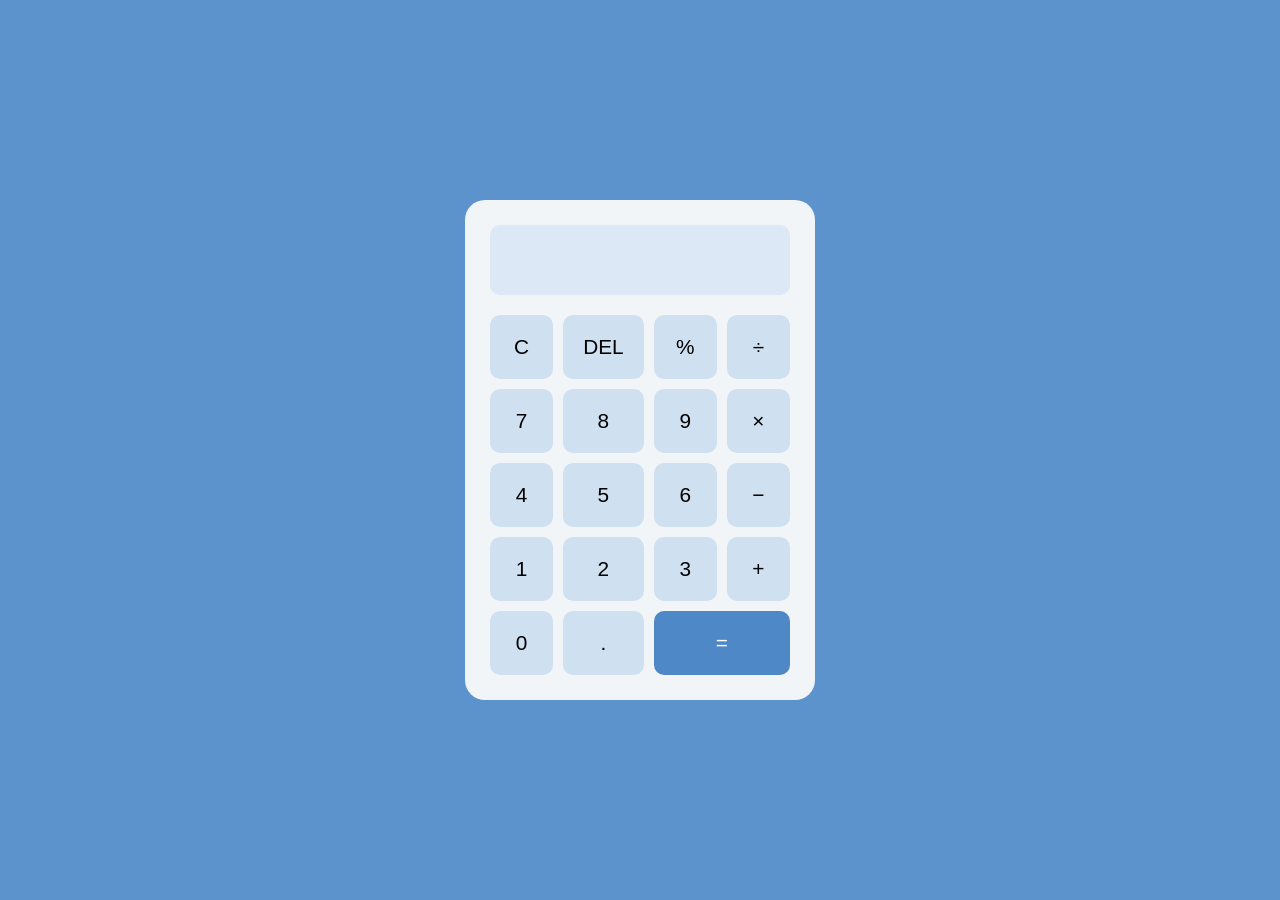
<file: Renukatejaswini_task1/index.html>
<!DOCTYPE html>
<html lang="en">
<head>
    <meta charset="UTF-8">
    <meta name="viewport" content="width=device-width, initial-scale=1.0">
    <title>Calculator</title>
    <link rel="stylesheet" href="style.css">
</head>
<body>

<div class="calculator">
    <input type="text" id="display" readonly>

    <div class="buttons">
        <button onclick="clearDisplay()">C</button>
        <button onclick="deleteLast()">DEL</button>
        <button onclick="appendValue('%')">%</button>
        <button onclick="appendValue('/')">÷</button>

        <button onclick="appendValue('7')">7</button>
        <button onclick="appendValue('8')">8</button>
        <button onclick="appendValue('9')">9</button>
        <button onclick="appendValue('*')">×</button>

        <button onclick="appendValue('4')">4</button>
        <button onclick="appendValue('5')">5</button>
        <button onclick="appendValue('6')">6</button>
        <button onclick="appendValue('-')">−</button>

        <button onclick="appendValue('1')">1</button>
        <button onclick="appendValue('2')">2</button>
        <button onclick="appendValue('3')">3</button>
        <button onclick="appendValue('+')">+</button>

        <button onclick="appendValue('0')">0</button>
        <button onclick="appendValue('.')">.</button>
        <button class="equal" onclick="calculate()">=</button>
    </div>
</div>

<script src="script.js"></script>
</body>
</html>
</file>
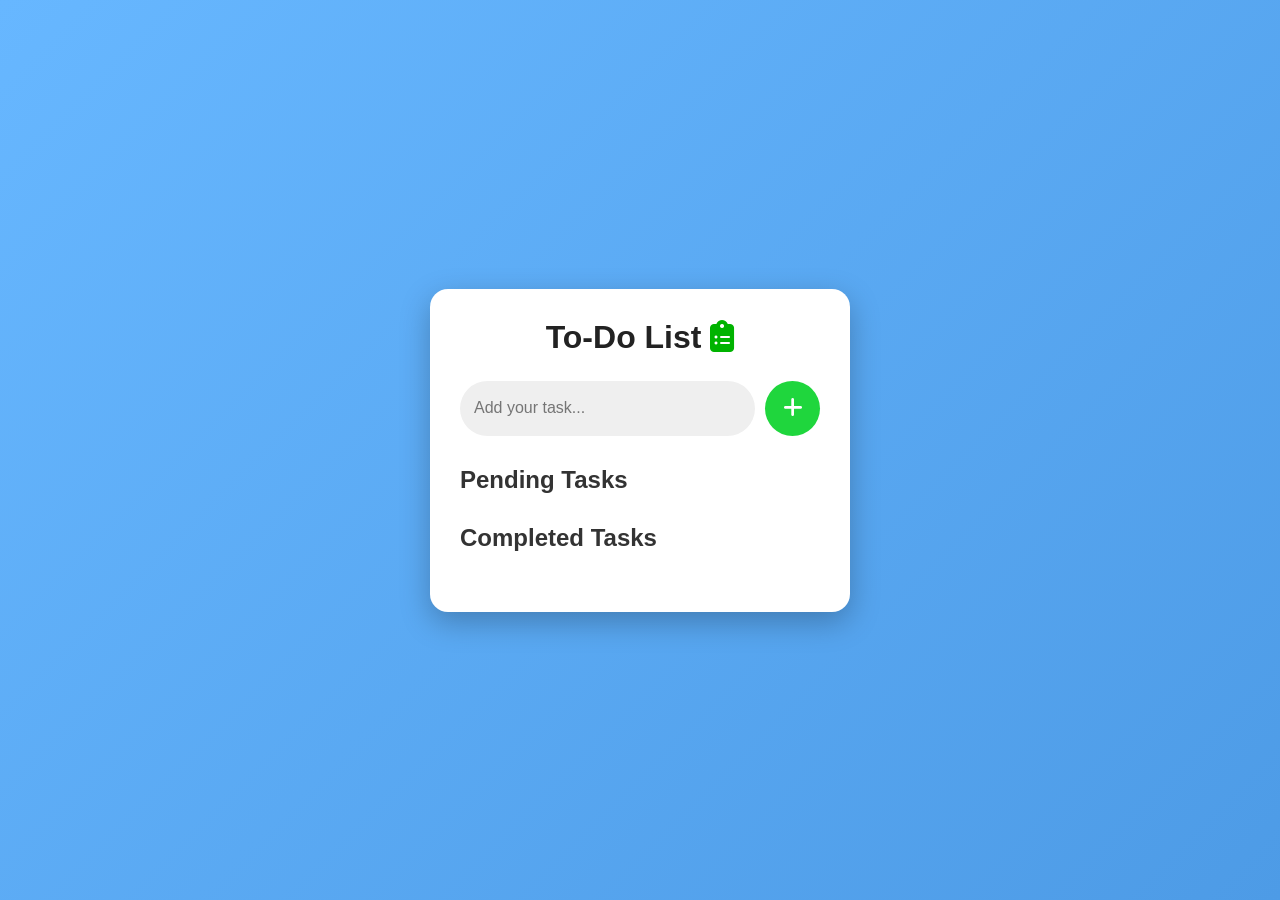
<file: RenukaTejaswini_task3/index.html>
<!DOCTYPE html>
<html lang="en">
<head>

<meta charset="UTF-8">
<meta name="viewport" content="width=device-width, initial-scale=1.0">

<title>To Do List</title>

<link rel="stylesheet" href="style.css">

<link
rel="stylesheet"
href="https://cdnjs.cloudflare.com/ajax/libs/font-awesome/6.5.2/css/all.min.css"
/>

</head>

<body>

<div class="container">

<h1>
To-Do List
<i class="fa-solid fa-clipboard-list"></i>
</h1>

<div class="input-box">

<input
type="text"
id="taskInput"
placeholder="Add your task..."
>

<button id="addBtn">
<i class="fa-solid fa-plus"></i>
</button>

</div>

<div class="task-section">

<h2>Pending Tasks</h2>

<div id="pendingTasks"></div>

</div>

<div class="task-section">

<h2>Completed Tasks</h2>

<div id="completedTasks"></div>

</div>

</div>

<script src="script.js"></script>

</body>
</html>
</file>
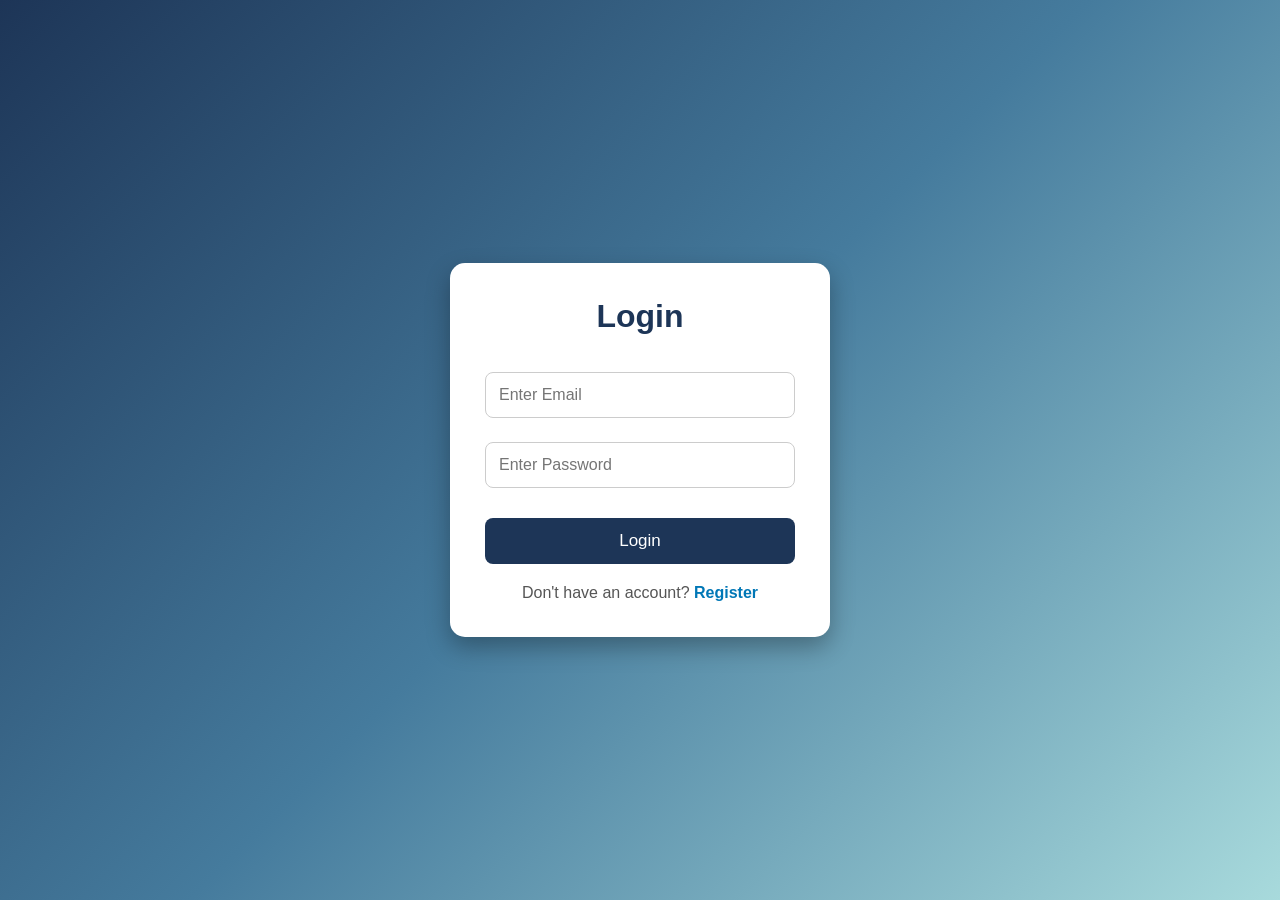
<file: RenukaTejaswini_task4/index.html>
<!DOCTYPE html>
<html lang="en">

<head>

<meta charset="UTF-8">
<meta name="viewport" content="width=device-width, initial-scale=1.0">

<title>Login</title>

<link rel="stylesheet" href="style.css">

</head>

<body>

<div class="container">

<h1>Login</h1>

<input
type="email"
id="loginEmail"
placeholder="Enter Email"
>

<input
type="password"
id="loginPassword"
placeholder="Enter Password"
>

<button onclick="login()">
Login
</button>

<p>

Don't have an account?

<a href="register.html">
Register
</a>

</p>

</div>

<script src="script.js"></script>

</body>

</html>
</file>
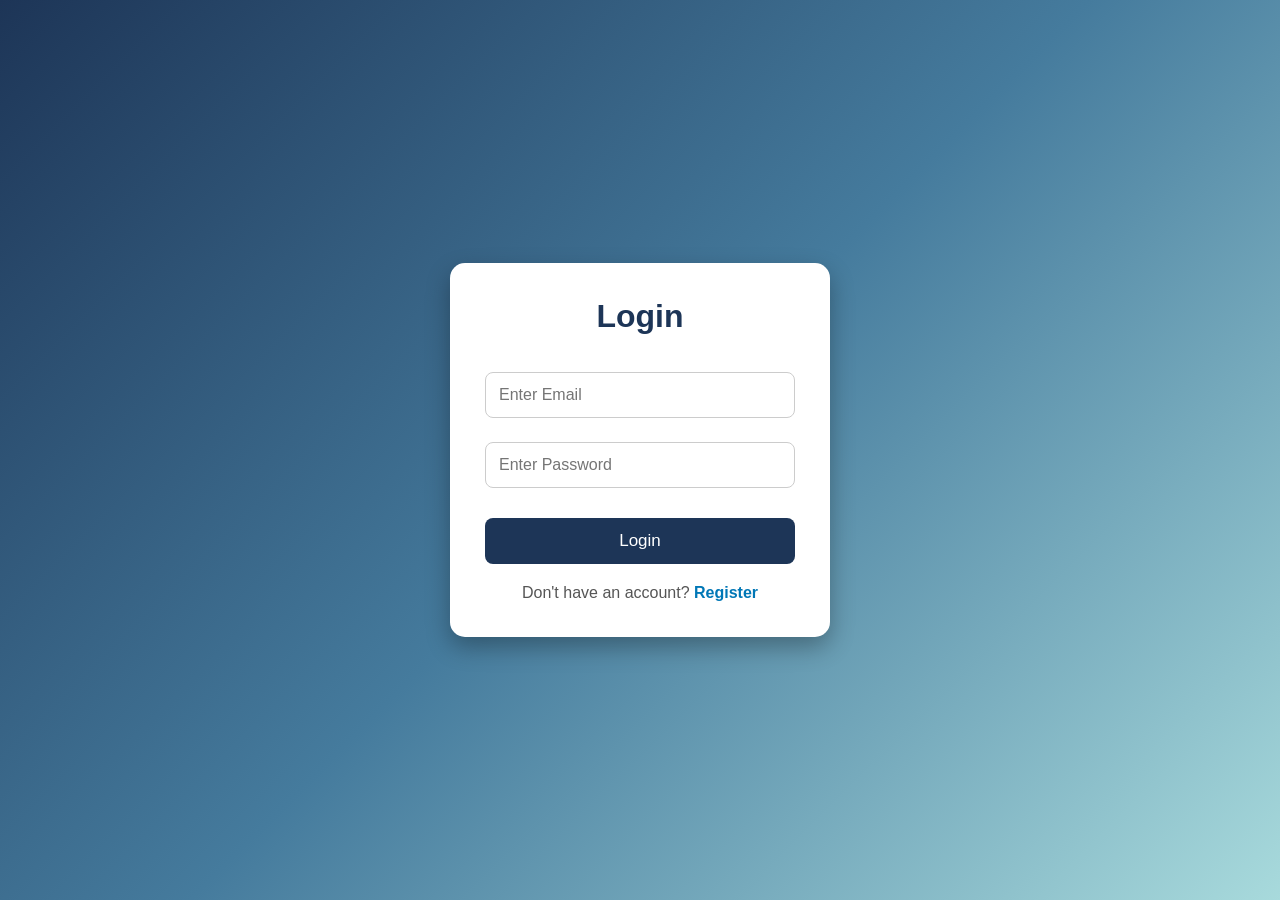
<file: RenukaTejaswini_task4/home.html>
<!DOCTYPE html>
<html lang="en">

<head>

<meta charset="UTF-8">
<meta name="viewport" content="width=device-width, initial-scale=1.0">

<title>Home</title>

<link rel="stylesheet" href="style.css">

</head>

<body onload="checkLogin()">

<div class="container">

<h1>Welcome 👋</h1>

<h2 id="welcomeUser"></h2>

<p>
You have successfully logged in to the Authentication System.
</p>

<button onclick="logout()">
Logout
</button>

</div>

<script src="script.js"></script>

</body>

</html>
</file>
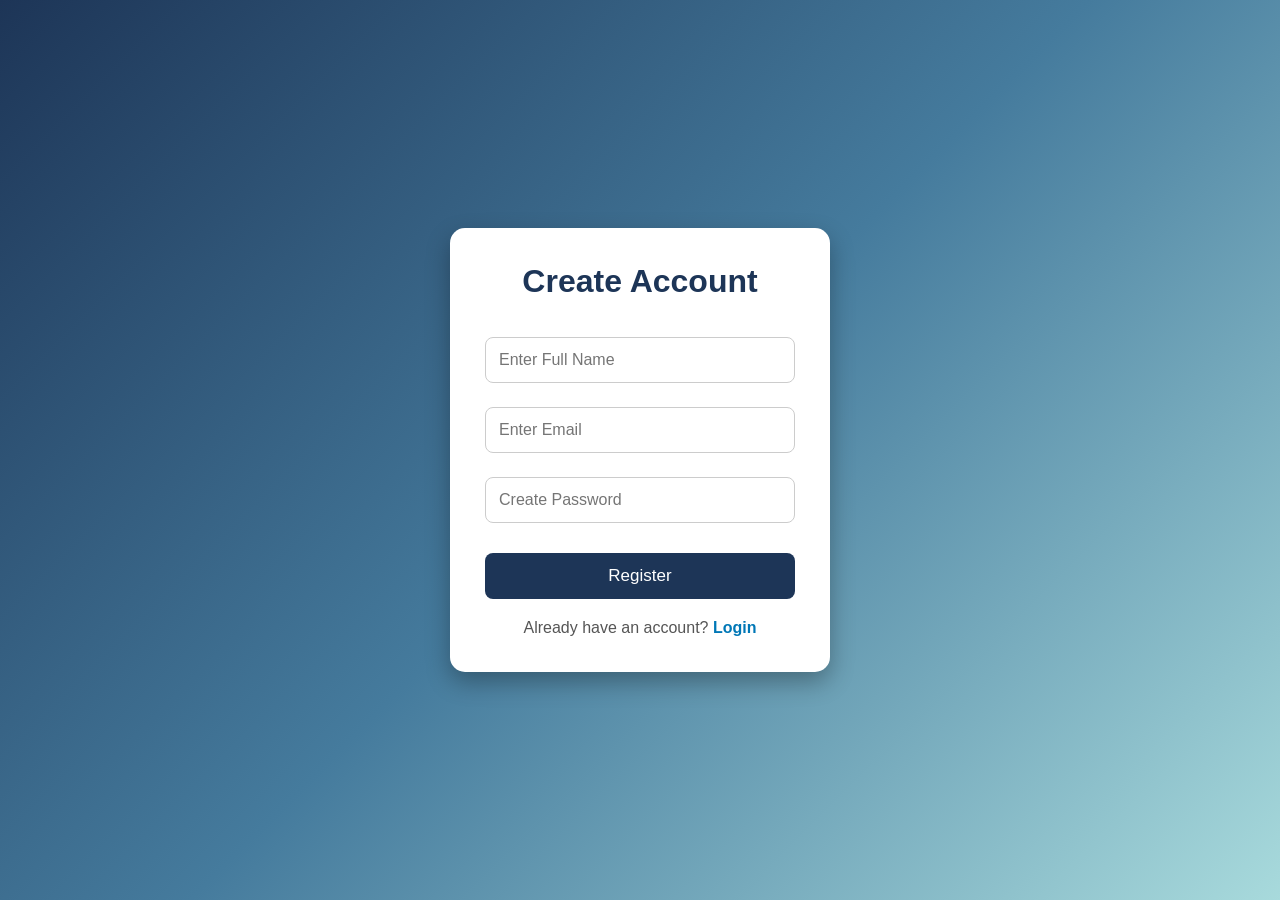
<file: RenukaTejaswini_task4/register.html>
<!DOCTYPE html>
<html lang="en">

<head>

<meta charset="UTF-8">
<meta name="viewport" content="width=device-width, initial-scale=1.0">

<title>Register</title>

<link rel="stylesheet" href="style.css">

</head>

<body>

<div class="container">

<h1>Create Account</h1>

<input
type="text"
id="registerName"
placeholder="Enter Full Name"
>

<input
type="email"
id="registerEmail"
placeholder="Enter Email"
>

<input
type="password"
id="registerPassword"
placeholder="Create Password"
>

<button onclick="register()">
Register
</button>

<p>

Already have an account?

<a href="index.html">
Login
</a>

</p>

</div>

<script src="script.js"></script>

</body>

</html>
</file>
<file: Renukatejaswini_task1/style.css>
*{
    margin:0;
    padding:0;
    box-sizing:border-box;
    font-family:Arial, sans-serif;
}

body{
    height:100vh;
    display:flex;
    justify-content:center;
    align-items:center;
    background:#5d93cc;
}

.calculator{
    background:#f2f5f8;
    padding:25px;
    border-radius:20px;
    width:350px;
}

#display{
    width:100%;
    height:70px;
    border:none;
    outline:none;
    background:#dce8f5;
    text-align:right;
    font-size:2rem;
    padding:15px;
    border-radius:10px;
    margin-bottom:20px;
}

.buttons{
    display:grid;
    grid-template-columns:repeat(4,1fr);
    gap:10px;
}

button{
    padding:20px;
    border:none;
    border-radius:10px;
    font-size:1.3rem;
    cursor:pointer;
    background:#cfe0f1;
    transition:0.3s;
}

button:hover{
    background:#b6d0eb;
}

.equal{
    grid-column:span 2;
    background:#4f88c7;
    color:white;
}
</file>
<file: RenukaTejaswini_task3/style.css>
*{
    margin:0;
    padding:0;
    box-sizing:border-box;
    font-family:Arial, Helvetica, sans-serif;
}

body{

    min-height:100vh;

    display:flex;

    justify-content:center;

    align-items:center;

    background:linear-gradient(135deg,#67b7ff,#4d9be6);

}

.container{

    width:420px;

    background:white;

    border-radius:18px;

    padding:30px;

    box-shadow:0 10px 30px rgba(0,0,0,0.25);

}

h1{

    text-align:center;

    margin-bottom:25px;

    color:#222;

}

h1 i{

    color:#00b300;

}

.input-box{

    display:flex;

    margin-bottom:30px;

}

input{

    flex:1;

    padding:14px;

    border:none;

    outline:none;

    background:#efefef;

    border-radius:30px;

    font-size:16px;

}

#addBtn{

    width:55px;

    height:55px;

    margin-left:10px;

    border:none;

    border-radius:50%;

    background:#1fd63d;

    color:white;

    font-size:22px;

    cursor:pointer;

    transition:.3s;

}

#addBtn:hover{

    transform:scale(1.08);

}

.task-section{

    margin-bottom:30px;

}

.task-section h2{

    color:#333;

    margin-bottom:15px;

}

.task{

    background:#f3f3f3;

    padding:15px;

    border-radius:10px;

    margin-bottom:12px;

    display:flex;

    justify-content:space-between;

    align-items:center;

}

.task.completed{

    text-decoration:line-through;

    opacity:.7;

}

.actions{

    display:flex;

    gap:10px;

}

.actions button{

    border:none;

    cursor:pointer;

    background:none;

    font-size:18px;

}

.complete{

    color:green;

}

.edit{

    color:#ff9800;

}

.delete{

    color:red;

}

.actions button:hover{

    transform:scale(1.2);

}
</file>
<file: RenukaTejaswini_task4/style.css>
*{
    margin:0;
    padding:0;
    box-sizing:border-box;
    font-family:Arial, Helvetica, sans-serif;
}

body{

    height:100vh;

    display:flex;

    justify-content:center;

    align-items:center;

    background:linear-gradient(135deg,#1d3557,#457b9d,#a8dadc);

}

.container{

    width:380px;

    background:white;

    padding:35px;

    border-radius:15px;

    box-shadow:0 10px 25px rgba(0,0,0,.3);

    text-align:center;

}

h1{

    color:#1d3557;

    margin-bottom:25px;

}

h2{

    color:#2a9d8f;

    margin-bottom:15px;

}

p{

    margin-top:20px;

    color:#555;

}

input{

    width:100%;

    padding:13px;

    margin:12px 0;

    border:1px solid #ccc;

    border-radius:8px;

    outline:none;

    font-size:16px;

}

input:focus{

    border-color:#457b9d;

}

button{

    width:100%;

    padding:13px;

    margin-top:18px;

    border:none;

    border-radius:8px;

    background:#1d3557;

    color:white;

    font-size:17px;

    cursor:pointer;

    transition:.3s;

}

button:hover{

    background:#457b9d;

}

a{

    text-decoration:none;

    color:#0077b6;

    font-weight:bold;

}

a:hover{

    text-decoration:underline;

}
</file>
